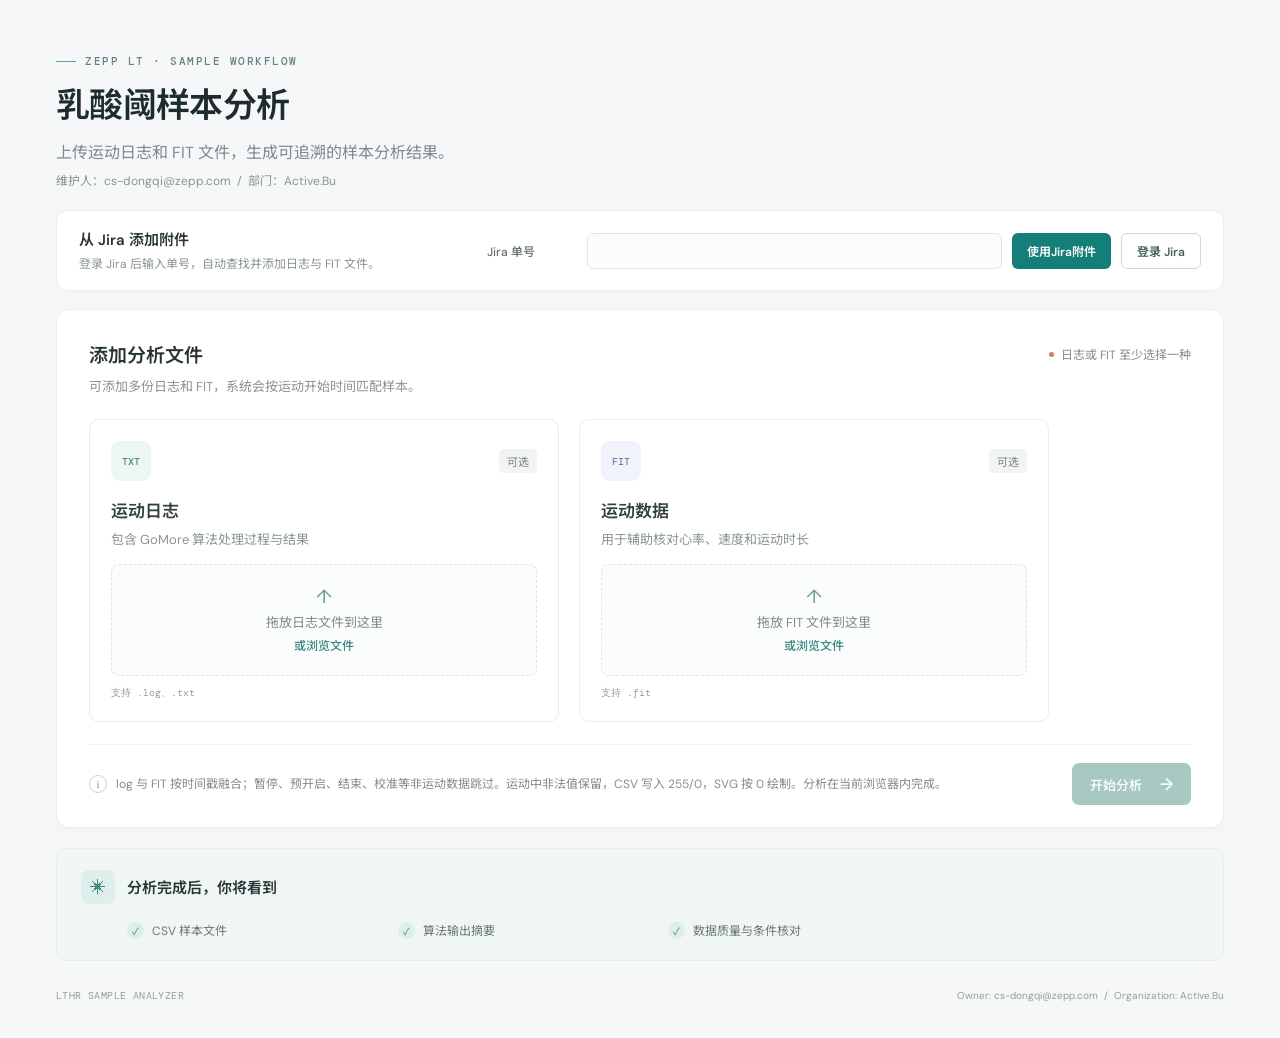
<file: index.html>
<!doctype html>
<html lang="zh-CN">
  <head>
    <meta charset="UTF-8" />
    <meta name="viewport" content="width=device-width, initial-scale=1.0" />
    <meta name="theme-color" content="#f5f7f8" />
    <title>ZEPP LT样本分析</title>
    <link rel="stylesheet" href="./lthr-jira-analyzer/web/style.css" />
  </head>
  <body>
    <div class="app-shell">
      <main class="main-content">
        <div class="page-wrap">
          <section class="intro">
            <div class="eyebrow"><span class="eyebrow-line"></span>ZEPP LT · SAMPLE WORKFLOW</div>
            <div class="intro-row">
              <div>
                <h1>乳酸阈样本分析</h1>
                <p class="intro-copy">上传运动日志和 FIT 文件，生成可追溯的样本分析结果。</p>
                <p class="maintainer-info">维护人：cs-dongqi@zepp.com&nbsp; / &nbsp;部门：Active.Bu</p>
              </div>
            </div>
          </section>

          <section class="jira-lookup-card" aria-labelledby="jira-lookup-title">
            <div class="jira-lookup-copy">
              <h2 id="jira-lookup-title">从 Jira 添加附件</h2>
              <p>登录 Jira 后输入单号，自动查找并添加日志与 FIT 文件。</p>
            </div>
            <div class="jira-lookup-controls">
              <form class="jira-lookup-form" id="jira-attachment-form">
                <label for="jira-issue-key">Jira 单号</label>
                <input id="jira-issue-key" name="issueKey" type="text" autocomplete="off" required />
                <button class="jira-lookup-button" id="jira-attachment-button" type="submit">使用Jira附件</button>
                <button class="jira-login-button" id="jira-login-open-button" type="button">登录 Jira</button>
              </form>
            </div>
            <p class="jira-lookup-status" id="jira-attachment-status" role="status" aria-live="polite"></p>
          </section>

          <dialog class="jira-login-dialog" id="jira-login-dialog" aria-labelledby="jira-login-title">
            <form class="jira-login-form" id="jira-login-form">
              <div class="jira-dialog-heading">
                <div><h2 id="jira-login-title">登录 Jira</h2><p>使用你的 Jira 账号登录以读取问题附件。</p></div>
                <button class="jira-dialog-close" id="jira-login-close-button" type="button" aria-label="关闭登录弹窗">×</button>
              </div>
              <label for="jira-server-url">服务器地址</label>
              <input id="jira-server-url" name="baseUrl" type="url" value="https://jira.huami.com/" autocomplete="url" required />
              <label for="jira-username">用户名</label>
              <input id="jira-username" name="username" type="text" autocomplete="username" required />
              <label for="jira-password">密码</label>
              <input id="jira-password" name="password" type="password" autocomplete="current-password" required />
              <label class="jira-remember-label" for="jira-remember-login"><input id="jira-remember-login" type="checkbox" />记住登录信息</label>
              <span class="jira-remember-note">仅记住服务器地址和用户名，密码不会保存</span>
              <p class="jira-login-status" id="jira-login-status" role="status" aria-live="polite"></p>
              <button class="jira-login-submit" id="jira-login-button" type="submit">登录</button>
            </form>
          </dialog>

          <section class="upload-panel">
            <div class="panel-heading">
              <div><h2>添加分析文件</h2><p>可添加多份日志和 FIT，系统会按运动开始时间匹配样本。</p></div>
              <span class="required-label"><i></i>日志或 FIT 至少选择一种</span>
            </div>

            <div class="upload-grid">
              <article class="upload-card">
                <div class="card-top"><div class="file-icon log-icon"><span>TXT</span></div><span class="file-state optional">可选</span></div>
                <h3>运动日志</h3>
                <p>包含 GoMore 算法处理过程与结果</p>
                <div class="drop-area" data-upload="log" role="button" tabindex="0" aria-label="选择或拖放日志文件">
                  <input class="file-input" type="file" accept=".log,.txt,text/plain" multiple hidden />
                  <span class="upload-glyph">↑</span><span>拖放日志文件到这里</span><b>或浏览文件</b>
                </div>
                <div class="selected-files" data-file-list="log" aria-live="polite"></div>
                <div class="format-hint">支持 .log、.txt</div>
              </article>

              <article class="upload-card">
                <div class="card-top"><div class="file-icon fit-icon"><span>FIT</span></div><span class="file-state optional">可选</span></div>
                <h3>运动数据</h3>
                <p>用于辅助核对心率、速度和运动时长</p>
                <div class="drop-area" data-upload="fit" role="button" tabindex="0" aria-label="选择或拖放 FIT 文件">
                  <input class="file-input" type="file" accept=".fit" multiple hidden />
                  <span class="upload-glyph">↑</span><span>拖放 FIT 文件到这里</span><b>或浏览文件</b>
                </div>
                <div class="selected-files" data-file-list="fit" aria-live="polite"></div>
                <div class="format-hint">支持 .fit</div>
              </article>

            </div>

            <div class="panel-footer">
              <div class="upload-tip"><span class="tip-icon">i</span><span class="upload-message" role="status">log 与 FIT 按时间戳融合；暂停、预开启、结束、校准等非运动数据跳过。运动中非法值保留，CSV 写入 255/0，SVG 按 0 绘制。分析在当前浏览器内完成。</span></div>
              <button class="primary-button" id="analyze-button" disabled>开始分析 <span>→</span></button>
            </div>
          </section>

          <section class="analysis-results" id="analysis-results" hidden aria-live="polite"></section>

          <section class="result-preview">
            <div class="preview-heading"><div class="preview-symbol">✳</div><div><h2>分析完成后，你将看到</h2></div></div>
            <div class="preview-items">
              <div class="preview-item"><span class="preview-check">✓</span><span>CSV 样本文件</span></div>
              <div class="preview-item"><span class="preview-check">✓</span><span>算法输出摘要</span></div>
              <div class="preview-item"><span class="preview-check">✓</span><span>数据质量与条件核对</span></div>
            </div>
          </section>

          <footer class="page-footer"><span>LTHR SAMPLE ANALYZER</span><span>Owner: cs-dongqi@zepp.com&nbsp; / &nbsp;Organization: Active.Bu</span></footer>
        </div>
      </main>
    </div>
    <script src="./lthr-jira-analyzer/web/parser-worker.js"></script>
    <script src="./lthr-jira-analyzer/web/app.js"></script>
  </body>
</html>
</file>
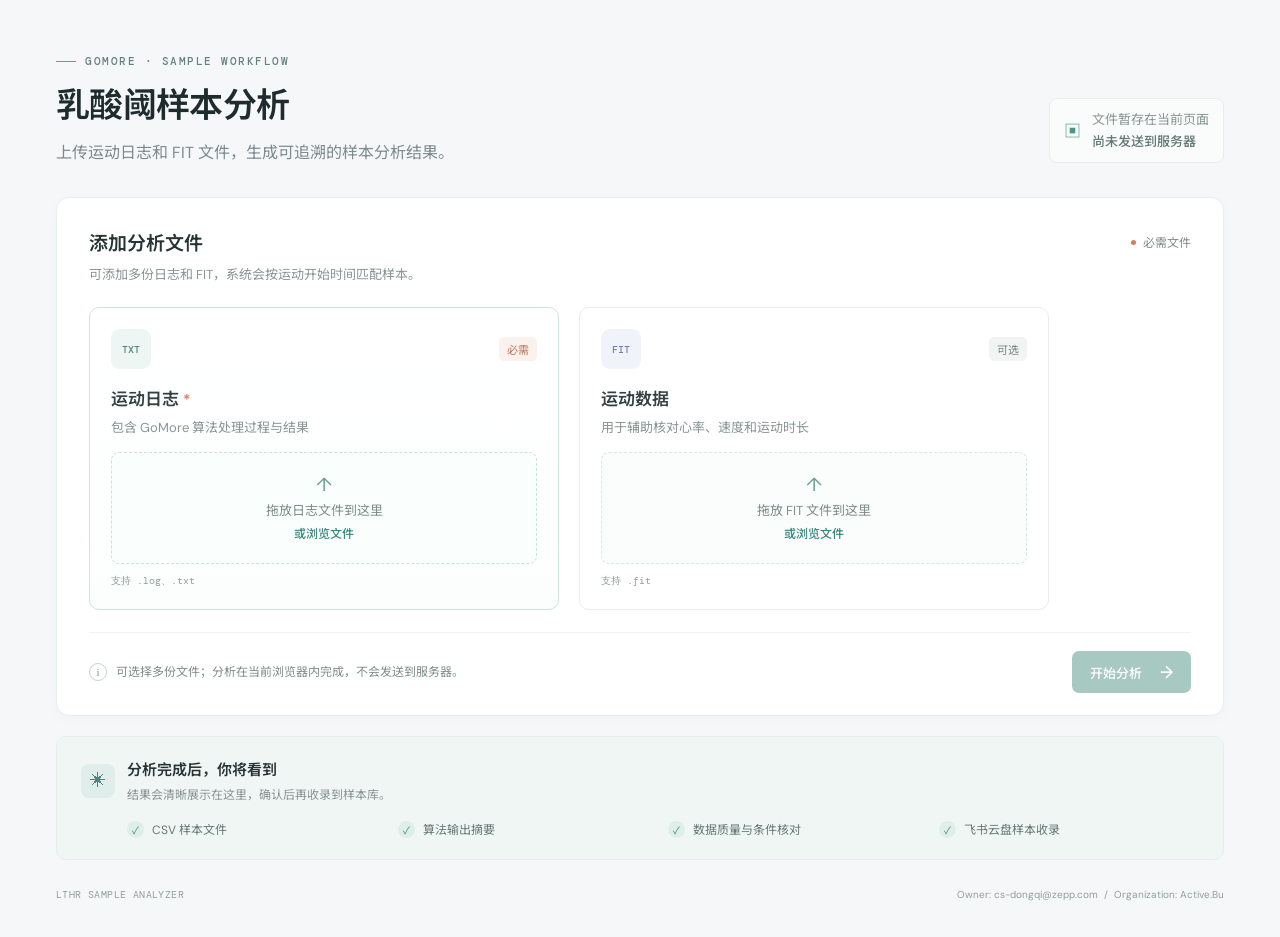
<file: lthr-jira-analyzer/web/index.html>
<!doctype html>
<html lang="zh-CN">
  <head>
    <meta charset="UTF-8" />
    <meta name="viewport" content="width=device-width, initial-scale=1.0" />
    <meta name="theme-color" content="#f5f7f8" />
    <title>LTHR 样本分析</title>
    <link rel="stylesheet" href="./style.css" />
  </head>
  <body>
    <div class="app-shell">
      <main class="main-content">
        <div class="page-wrap">
          <section class="intro">
            <div class="eyebrow"><span class="eyebrow-line"></span>GOMORE · SAMPLE WORKFLOW</div>
            <div class="intro-row">
              <div>
                <h1>乳酸阈样本分析</h1>
                <p class="intro-copy">上传运动日志和 FIT 文件，生成可追溯的样本分析结果。</p>
              </div>
              <div class="privacy-note"><span class="lock-icon">▣</span><span>文件暂存在当前页面<br /><b>尚未发送到服务器</b></span></div>
            </div>
          </section>

          <section class="upload-panel">
            <div class="panel-heading">
              <div><h2>添加分析文件</h2><p>可添加多份日志和 FIT，系统会按运动开始时间匹配样本。</p></div>
              <span class="required-label"><i></i>必需文件</span>
            </div>

            <div class="upload-grid">
              <article class="upload-card required-card">
                <div class="card-top"><div class="file-icon log-icon"><span>TXT</span></div><span class="file-state">必需</span></div>
                <h3>运动日志 <span class="asterisk">*</span></h3>
                <p>包含 GoMore 算法处理过程与结果</p>
                <div class="drop-area" data-upload="log" role="button" tabindex="0" aria-label="选择或拖放日志文件">
                  <input class="file-input" type="file" accept=".log,.txt,text/plain" multiple hidden />
                  <span class="upload-glyph">↑</span><span>拖放日志文件到这里</span><b>或浏览文件</b>
                </div>
                <div class="selected-files" data-file-list="log" aria-live="polite"></div>
                <div class="format-hint">支持 .log、.txt</div>
              </article>

              <article class="upload-card">
                <div class="card-top"><div class="file-icon fit-icon"><span>FIT</span></div><span class="file-state optional">可选</span></div>
                <h3>运动数据</h3>
                <p>用于辅助核对心率、速度和运动时长</p>
                <div class="drop-area" data-upload="fit" role="button" tabindex="0" aria-label="选择或拖放 FIT 文件">
                  <input class="file-input" type="file" accept=".fit" multiple hidden />
                  <span class="upload-glyph">↑</span><span>拖放 FIT 文件到这里</span><b>或浏览文件</b>
                </div>
                <div class="selected-files" data-file-list="fit" aria-live="polite"></div>
                <div class="format-hint">支持 .fit</div>
              </article>

            </div>

            <div class="panel-footer">
              <div class="upload-tip"><span class="tip-icon">i</span><span class="upload-message" role="status">可选择多份文件；分析在当前浏览器内完成，不会发送到服务器。</span></div>
              <button class="primary-button" id="analyze-button" disabled>开始分析 <span>→</span></button>
            </div>
          </section>

          <section class="analysis-results" id="analysis-results" hidden aria-live="polite"></section>

          <section class="result-preview">
            <div class="preview-heading"><div class="preview-symbol">✳</div><div><h2>分析完成后，你将看到</h2><p>结果会清晰展示在这里，确认后再收录到样本库。</p></div></div>
            <div class="preview-items">
              <div class="preview-item"><span class="preview-check">✓</span><span>CSV 样本文件</span></div>
              <div class="preview-item"><span class="preview-check">✓</span><span>算法输出摘要</span></div>
              <div class="preview-item"><span class="preview-check">✓</span><span>数据质量与条件核对</span></div>
              <div class="preview-item"><span class="preview-check">✓</span><span>飞书云盘样本收录</span></div>
            </div>
          </section>

          <footer class="page-footer"><span>LTHR SAMPLE ANALYZER</span><span>Owner: cs-dongqi@zepp.com&nbsp; / &nbsp;Organization: Active.Bu</span></footer>
        </div>
      </main>
    </div>
    <script src="./parser-worker.js"></script>
    <script src="./app.js"></script>
  </body>
</html>
</file>
<file: lthr-jira-analyzer/web/style.css>
@import url('https://fonts.googleapis.com/css2?family=DM+Mono:wght@400;500&family=DM+Sans:wght@400;500;600;700&family=Noto+Sans+SC:wght@400;500;600;700&display=swap');

:root{font-family:'DM Sans','Noto Sans SC',sans-serif;color:#202a2c;background:#f5f7f8;font-synthesis:none;text-rendering:optimizeLegibility;--ink:#202a2c;--muted:#7e8a8c;--teal:#147e78;--line:#e8edec;--paper:#fff;font-size:16px}
*{box-sizing:border-box}
body{margin:0;min-width:320px;min-height:100vh;background:#f5f7f8}
button,a{font:inherit}
.app-shell{min-height:100vh}
.sidebar{position:fixed;inset:0 auto 0 0;width:236px;background:#fff;border-right:1px solid #e9eeee;padding:27px 17px 18px;display:flex;flex-direction:column;z-index:2}
.brand{height:30px;display:flex;align-items:center;gap:10px;text-decoration:none;color:#203033;padding-left:9px}
.brand-mark{height:23px;width:23px;display:flex;align-items:flex-end;gap:3px;padding:3px;border-radius:7px;background:#e8f5f2}.brand-mark span{display:block;width:4px;border-radius:3px;background:#16877e}.brand-mark span:nth-child(1){height:8px}.brand-mark span:nth-child(2){height:14px}.brand-mark span:nth-child(3){height:10px}
.brand-name{font-size:14px;font-weight:700;letter-spacing:1.6px}.brand-name span{font-weight:500;color:#7b8988;margin-left:4px}
.workspace-label{font:500 10px 'DM Mono',monospace;letter-spacing:1.45px;color:#a5afae;margin:53px 10px 14px}
.main-nav{display:grid;gap:5px}.nav-item{height:42px;display:flex;align-items:center;gap:12px;padding:0 11px;text-decoration:none;color:#657171;font-size:13px;border-radius:7px;position:relative}.nav-item.active{color:#147e78;background:#edf7f5;font-weight:600}.nav-icon{width:18px;text-align:center;font-size:17px;color:#81908f}.active .nav-icon{color:#147e78}.pulse-icon{font-size:25px;transform:rotate(-18deg)}.nav-soon{font-size:9px;color:#9aa5a3;background:#f4f6f5;border-radius:4px;padding:3px 5px;margin-left:auto}
.sidebar-bottom{margin-top:auto}.help-card{padding:13px 11px;border:1px solid #edf0ef;border-radius:9px;display:flex;align-items:center;gap:9px;margin:0 1px 18px}.help-icon{width:22px;height:22px;border-radius:50%;display:grid;place-items:center;background:#eef6f4;color:#327c76;font-size:12px;font-weight:600}.help-card strong{font-size:11px;font-weight:600}.help-card p{font-size:10px;margin:4px 0 0;color:#98a2a1}.help-arrow{margin-left:auto;font-size:13px;color:#98a2a1;align-self:flex-start}.profile{border-top:1px solid #edf0ef;padding:16px 3px 0;display:flex;align-items:center;gap:9px}.avatar{height:30px;width:30px;border-radius:50%;display:grid;place-items:center;background:#dcece9;color:#34756e;font-size:10px;font-weight:700}.profile-copy{display:grid;gap:3px}.profile-copy strong{font-size:11px;font-weight:600}.profile-copy span{font-size:10px;color:#98a2a1}.profile-menu{margin-left:auto;color:#8d9898;letter-spacing:2px}
.main-content{min-height:100vh}.topbar{height:68px;background:rgba(255,255,255,.82);border-bottom:1px solid #e9eeee;padding:0 56px;display:flex;align-items:center;justify-content:space-between}.breadcrumb{display:flex;align-items:center;gap:12px;color:#899594;font-size:13px}.breadcrumb strong{font-weight:500;color:#4c5a5a}.crumb-sep{color:#c6cecc}.topbar-right{display:flex;align-items:center;gap:9px;color:#71807e;font-size:12px}.status-dot{width:7px;height:7px;border-radius:50%;background:#5baa85;box-shadow:0 0 0 4px #e8f4ed}.top-divider{height:20px;border-left:1px solid #e7eceb;margin:0 6px 0 12px}.icon-button{height:32px;width:32px;border:0;background:transparent;color:#71807e;font-size:19px;position:relative}.icon-button i{position:absolute;right:4px;top:4px;width:6px;height:6px;border-radius:50%;background:#e88862}
.page-wrap{max-width:1280px;margin:0 auto;padding:54px 56px 36px}.intro{margin-bottom:34px}.eyebrow{font:500 11px 'DM Mono',monospace;color:#66827e;letter-spacing:1.5px;display:flex;align-items:center;gap:9px}.eyebrow-line{width:20px;height:1px;background:#55a49a}.intro-row{display:flex;align-items:flex-end;justify-content:space-between;margin-top:16px}h1{font-size:34px;line-height:1.3;letter-spacing:-.7px;margin:0;font-weight:600;color:#1f2c2d}.intro-copy{font-size:16px;color:#7e8a8c;margin:11px 0 0}.privacy-note{display:flex;align-items:center;gap:11px;color:#899594;font-size:13px;line-height:1.65;padding:10px 14px;border:1px solid #e8eeec;border-radius:8px;background:#fafcfb}.privacy-note b{font-weight:500;color:#637976}.lock-icon{color:#4d9387;font-size:17px}
.upload-panel{background:#fff;border:1px solid #e9efed;border-radius:13px;padding:30px 32px 22px;box-shadow:0 3px 14px rgba(31,59,55,.025)}.panel-heading{display:flex;justify-content:space-between;align-items:flex-start;margin-bottom:24px}.panel-heading h2,.preview-heading h2{font-size:19px;margin:0;font-weight:600;color:#273435}.panel-heading p,.preview-heading p{font-size:13px;color:#899594;margin:8px 0 0}.required-label{display:flex;align-items:center;gap:7px;color:#818e8b;font-size:12px;padding-top:5px}.required-label i,.asterisk{color:#d17e61}.required-label i{width:5px;height:5px;background:#d17e61;border-radius:50%}
.upload-grid{display:grid;grid-template-columns:repeat(2,minmax(0,1fr));gap:20px;max-width:960px}.upload-card{border:1px solid #e9eeed;border-radius:10px;padding:21px;min-width:0}.required-card{border-color:#cfe3de;background:linear-gradient(180deg,#fff 0%,#fcfefd 100%)}.card-top{display:flex;justify-content:space-between;align-items:center}.file-icon{width:40px;height:40px;border-radius:9px;display:grid;place-items:center}.file-icon span{font:500 10px 'DM Mono',monospace;letter-spacing:-.3px}.log-icon{background:#edf6f3;color:#47877c}.fit-icon{background:#f1f3fb;color:#727eb1}.file-state{font-size:11px;color:#bb765e;background:#fcf2ed;padding:4px 8px;border-radius:5px}.file-state.optional{color:#788582;background:#f1f4f3}.upload-card h3{font-size:17px;font-weight:600;margin:16px 0 7px;color:#344142}.asterisk{color:#d17e61;font-size:15px}.upload-card>p{font-size:13px;color:#899594;white-space:nowrap;overflow:hidden;text-overflow:ellipsis;margin:0 0 16px}.drop-area{height:112px;border:1px dashed #dce5e2;border-radius:8px;background:#fbfcfc;display:flex;flex-direction:column;justify-content:center;align-items:center;gap:5px;color:#7f8c89;font-size:13px}.required-card .drop-area{border-color:#cde0db;background:#fafffd}.upload-glyph{font-size:19px;line-height:20px;color:#6d9f96}.drop-area b{font-size:12px;font-weight:500;color:#39877e}.format-hint{font:400 10px 'DM Mono',monospace;color:#929e9b;margin-top:10px}
.panel-footer{border-top:1px solid #f0f2f2;margin-top:22px;padding-top:18px;display:flex;justify-content:space-between;align-items:center}.upload-tip{display:flex;align-items:center;gap:9px;color:#818e8b;font-size:12px}.tip-icon{width:18px;height:18px;border:1px solid #c8d4d1;border-radius:50%;display:grid;place-items:center;font:500 11px Georgia;color:#82918e}.primary-button{height:42px;padding:0 18px;border:0;border-radius:7px;background:#a8c9c2;color:white;font-size:13px;font-weight:500;display:flex;align-items:center;gap:18px;cursor:default}.primary-button span{font-size:17px;line-height:1}
.drop-area{cursor:pointer;transition:border-color .15s ease,background .15s ease,box-shadow .15s ease}.drop-area:hover,.drop-area:focus-visible,.drop-area.dragging{outline:none;border-color:#58a397;background:#f2faf7;box-shadow:0 0 0 3px rgba(65,145,132,.08)}.selected-files:not(:empty){margin-top:11px}.selected-file{display:flex;align-items:center;justify-content:space-between;gap:12px;padding:10px 12px;border:1px solid #e6eeeb;border-radius:7px;background:#fbfdfc}.selected-file-details{display:flex;align-items:center;gap:10px;min-width:0}.selected-file-name{overflow:hidden;text-overflow:ellipsis;white-space:nowrap;color:#4d605d;font-size:12px}.selected-file-size{flex:none;color:#899594;font:10px 'DM Mono',monospace}.remove-file{flex:none;border:0;background:transparent;color:#9b7770;font-size:11px;cursor:pointer;padding:4px}.remove-file:hover{color:#bf604a}.upload-message{line-height:1.5}.primary-button:not(:disabled){background:#147e78;cursor:pointer}.primary-button:not(:disabled):hover{background:#116c67}
.analysis-results{margin-top:22px}.analysis-results[hidden]{display:none}.results-heading{margin:0 0 14px}.results-heading h2{margin:0;font-size:20px;color:#273435}.results-heading p{margin:7px 0 0;color:#7e8a8c;font-size:13px}.analysis-warning{margin:8px 0;padding:11px 14px;border:1px solid #f0d9c5;border-radius:7px;background:#fff9f3;color:#996a43;font-size:13px}.result-card{margin-top:13px;padding:19px 20px 15px;background:#fff;border:1px solid #e6edeb;border-radius:10px}.result-card-header{display:flex;align-items:center;justify-content:space-between;gap:16px}.result-card-header h3{margin:0;color:#273435;font-size:17px}.result-filename{margin:0;color:#40514e;font:13px 'DM Mono',monospace;overflow-wrap:anywhere}.download-button{flex:none;padding:10px 14px;border-radius:7px;background:#147e78;color:#fff;text-decoration:none;font-size:13px;font-weight:500}.download-button:hover{background:#116c67}.result-meta{margin-top:12px;color:#71807e;font-size:12px}.csv-table-wrap{margin-top:12px;overflow:auto;border:1px solid #e9eeed;border-radius:7px}.csv-table{border-collapse:collapse;min-width:1800px;width:100%;font:11px 'DM Mono',monospace;white-space:nowrap}.csv-table th,.csv-table td{padding:8px 10px;border-bottom:1px solid #edf1f0;text-align:left}.csv-table th{position:sticky;top:0;background:#f3f8f6;color:#51645f;font-weight:500}.csv-table td{color:#667572}.csv-table tbody tr:last-child td{border-bottom:0}.table-hint{margin:9px 0 0;color:#899594;font-size:11px}
.result-preview{margin-top:20px;padding:21px 24px;background:#f0f6f4;border:1px solid #e5efec;border-radius:10px}.preview-heading{display:flex;align-items:center;gap:12px}.preview-symbol{height:34px;width:34px;border-radius:8px;background:#dfeeea;color:#43897f;display:grid;place-items:center;font-size:16px}.preview-heading h2{font-size:15px}.preview-heading p{font-size:12px;margin-top:5px}.preview-items{display:grid;grid-template-columns:repeat(4,1fr);gap:10px;margin:17px 0 0 46px}.preview-item{display:flex;align-items:center;gap:8px;color:#687976;font-size:12px}.preview-check{width:17px;height:17px;border-radius:50%;background:#deeee9;color:#4d8c80;display:grid;place-items:center;font-size:10px}.page-footer{display:flex;justify-content:space-between;align-items:center;margin-top:28px;color:#929e9b;font:400 10px 'DM Mono',monospace;letter-spacing:.4px}.page-footer span:last-child{font-family:'DM Sans','Noto Sans SC',sans-serif;letter-spacing:0}
@media(min-width:1500px){.page-wrap{padding-top:64px}.upload-panel{padding:34px 36px 26px}.drop-area{height:126px}}
@media(max-width:1050px){.topbar{padding:0 32px}.page-wrap{padding:42px 32px 28px}.upload-panel{padding:25px 24px 19px}.upload-grid{gap:14px}.upload-card{padding:17px}.preview-items{grid-template-columns:repeat(2,1fr);row-gap:12px}}
@media(max-width:760px){.topbar{height:58px;padding:0 17px}.page-wrap{padding:32px 16px 22px}.intro-row{align-items:flex-start;gap:12px}.intro-copy{max-width:290px;line-height:1.6}.privacy-note{font-size:0;padding:8px}.privacy-note span:last-child{display:none}.upload-grid{grid-template-columns:1fr}.upload-card{padding:16px}.upload-card>p{white-space:normal}.drop-area{height:84px}.panel-footer{align-items:flex-start;gap:14px}.upload-tip{line-height:1.5;font-size:11px}.primary-button{flex-shrink:0}upload-panel{padding:21px 16px 17px}.preview-items{margin-left:0;grid-template-columns:1fr 1fr}.page-footer{gap:12px;line-height:1.5;font-size:9px}.page-footer span:last-child{text-align:right}}
.result-card-header h3{margin:0;color:#273435;font-size:17px}.sample-user-info{display:flex;flex-wrap:wrap;gap:10px 22px;margin-top:15px;color:#5d6d69;font-size:14px}.result-file-row{display:flex;align-items:center;justify-content:space-between;gap:16px;margin-top:16px;padding-top:14px;border-top:1px solid #edf1f0}.result-file-row .result-filename{font-size:13px}
.gomore-summary{display:grid;grid-template-columns:repeat(4,minmax(0,1fr));gap:12px;margin-top:16px;padding-top:14px;border-top:1px solid #edf1f0}.gomore-summary-item{display:flex;flex-direction:column;gap:5px;color:#788683;font-size:12px}.gomore-summary-item strong{color:#344744;font-size:15px;font-weight:600}@media(max-width:760px){.gomore-summary{grid-template-columns:repeat(2,minmax(0,1fr))}}
.gomore-summary-title{grid-column:1/-1;margin:0;color:#52635f;font-size:13px;font-weight:600}
.gomore-history{margin-top:14px;padding-top:13px;border-top:1px solid #edf1f0}.gomore-history .gomore-summary-title{display:block}.gomore-history-value{margin:7px 0 0;color:#5d6d69;font-size:13px}.gomore-history-value code{font-family:'DM Mono',monospace}
.gomore-history-values{display:grid;grid-template-columns:repeat(2,minmax(0,1fr));gap:12px;margin-top:9px}
.gomore-summary>.gomore-history{grid-column:1/-1;margin-top:2px;padding-top:12px}
.gomore-summary>.gomore-history{margin:4px 0 0;padding:12px 14px;background:#f4f8f6;border:0;border-left:3px solid #9bbeb4;border-radius:0 7px 7px 0}.gomore-history .gomore-summary-title{color:#647771;font-size:12px}.gomore-history-values{grid-template-columns:repeat(2,minmax(0,180px));gap:18px}.gomore-history .gomore-summary-item strong{font-size:14px}
.gomore-history-values{display:flex;flex-wrap:wrap;gap:12px 32px}.gomore-history .gomore-summary-item{min-width:max-content}.gomore-history .gomore-summary-item strong{white-space:nowrap}
.vo2max-history{margin-top:10px;padding-top:10px;border-top:1px dashed #d8e3df}.vo2max-history-values{display:grid;grid-template-columns:repeat(7,minmax(0,1fr));gap:6px;margin-top:8px}.vo2max-history-item{display:flex;flex-direction:column;gap:3px;padding:6px 7px;border-radius:5px;background:rgba(255,255,255,.7)}.vo2max-history-item span{color:#899692;font:10px 'DM Mono',monospace}.vo2max-history-item strong{color:#455853;font-size:12px;font-weight:600}@media(max-width:760px){.vo2max-history-values{grid-template-columns:repeat(4,minmax(0,1fr))}}
.estimate-card{margin-top:14px;padding:18px 20px;background:#f7faf9;border:1px solid #e1ebe7;border-radius:9px}.estimate-card h4{margin:0;color:#344744;font-size:15px;font-weight:600}.estimate-values{display:grid;grid-template-columns:repeat(3,minmax(0,1fr));gap:14px;margin-top:13px}.estimate-item{display:flex;flex-direction:column;gap:5px}.estimate-item span{color:#7c8985;font-size:12px}.estimate-item strong{color:#344744;font-size:16px;font-weight:600}.estimate-note{margin:12px 0 0;color:#89938f;font-size:11px;line-height:1.6}@media(max-width:760px){.estimate-card{padding:15px}.estimate-values{gap:8px}.estimate-item strong{font-size:14px}.estimate-item span{font-size:11px}}
.estimate-label-row{display:flex;align-items:center;gap:7px}.estimate-help-button{width:17px;height:17px;padding:0;border:1px solid #aabbb5;border-radius:50%;background:#fff;color:#60746e;font:600 11px/15px sans-serif;cursor:pointer}.estimate-help-button:hover,.estimate-help-button[aria-expanded="true"]{border-color:#438e82;background:#e9f4f1;color:#26786f}.estimate-help-text{margin:2px 0 0;padding:8px 9px;border-radius:6px;background:#fff;color:#65736f;font-size:11px;line-height:1.55}.estimate-help-text[hidden]{display:none}
.estimate-status{margin:8px 0 0;font-size:14px;font-weight:700}.estimate-status.meets{color:#21824f}.estimate-status.does-not-meet{color:#c34242}.estimate-status.undetermined{color:#87918d}.estimate-unmet{margin:8px 0 0;padding-left:20px;color:#bd4040;font-size:12px;line-height:1.7}
.maintainer-info{margin:9px 0 0;color:#899594;font-size:12px;line-height:1.5}
.jira-lookup-card{display:grid;grid-template-columns:minmax(190px,.7fr) minmax(0,1.3fr);align-items:center;gap:8px 24px;margin:-14px 0 18px;padding:17px 22px;background:#fff;border:1px solid #e9efed;border-radius:12px;box-shadow:0 3px 14px rgba(31,59,55,.025)}
.jira-lookup-copy h2{margin:0;color:#273435;font-size:15px;font-weight:600}.jira-lookup-copy p{margin:5px 0 0;color:#899594;font-size:12px;line-height:1.5}
.jira-lookup-controls{display:grid;gap:12px}.jira-login-form{display:grid;grid-template-columns:90px minmax(0,1fr);align-items:center;gap:8px 10px}.jira-login-form>label:not(.jira-remember-label){color:#62716e;font-size:12px;font-weight:500}.jira-login-form input:not([type=checkbox]),.jira-lookup-form input{height:36px;min-width:0;padding:0 10px;border:1px solid #dfe8e5;border-radius:6px;background:#fbfcfc;color:#273435;font:inherit;font-size:13px;outline:none}.jira-login-form input:focus,.jira-lookup-form input:focus{border-color:#71aaa0;box-shadow:0 0 0 3px rgba(20,126,120,.1)}.jira-remember-label{display:flex;align-items:center;gap:7px;color:#62716e;font-size:12px;cursor:pointer}.jira-remember-label input{margin:0}.jira-remember-note{grid-column:1/-1;color:#899594;font-size:11px}.jira-login-button,.jira-lookup-button{height:36px;padding:0 15px;border:1px solid #cddbd7;border-radius:6px;background:#fff;color:#42645c;font-size:12px;font-weight:600;white-space:nowrap;cursor:pointer}.jira-login-button{justify-self:start}.jira-login-button:hover{background:#f3f8f6}.jira-lookup-form{display:grid;grid-template-columns:90px minmax(0,1fr) auto;align-items:center;gap:8px 10px;padding-top:11px;border-top:1px solid #edf1ef}.jira-lookup-form label{color:#62716e;font-size:12px;font-weight:500}.jira-lookup-button{border:0;background:#147e78;color:#fff}.jira-lookup-button:hover{background:#0f6e69}.jira-login-button:disabled,.jira-lookup-button:disabled{opacity:.6;cursor:wait}.jira-lookup-status{grid-column:2;margin:0;color:#6e807b;font-size:11px;line-height:1.5}.jira-lookup-status:empty{display:none}
@media(max-width:760px){.jira-lookup-card{grid-template-columns:1fr;gap:12px;margin:-8px 0 15px;padding:15px}.jira-login-form{grid-template-columns:1fr;gap:6px}.jira-login-form>label:not(.jira-remember-label){margin-top:3px}.jira-login-button{width:100%}.jira-lookup-form{grid-template-columns:1fr;gap:7px}.jira-lookup-status{grid-column:1}}
.jira-auth-controls{display:flex;align-items:center;justify-content:flex-end;gap:12px}.jira-auth-state{font-size:12px;color:#899594}.jira-auth-state.authenticated{color:#21824f}.jira-login-dialog{width:min(440px,calc(100vw - 32px));max-width:none;padding:0;border:1px solid #e3ebe8;border-radius:14px;background:#fff;color:#273435;box-shadow:0 24px 80px rgba(24,48,44,.22)}.jira-login-dialog::backdrop{background:rgba(24,37,37,.42);backdrop-filter:blur(2px)}.jira-login-dialog .jira-login-form{display:grid;grid-template-columns:1fr;gap:8px;padding:26px}.jira-dialog-heading{display:flex;align-items:flex-start;justify-content:space-between;margin-bottom:8px}.jira-dialog-heading h2{margin:0;color:#273435;font-size:20px;font-weight:600}.jira-dialog-heading p{margin:7px 0 0;color:#899594;font-size:13px;line-height:1.5}.jira-dialog-close{width:30px;height:30px;margin:-5px -5px 0 12px;border:0;border-radius:7px;background:transparent;color:#7f8c89;font-size:24px;line-height:1;cursor:pointer}.jira-dialog-close:hover{background:#f2f6f5}.jira-login-dialog .jira-login-form>label:not(.jira-remember-label){margin-top:5px}.jira-login-dialog .jira-login-form input:not([type=checkbox]){width:100%;height:42px;font-size:14px}.jira-login-dialog .jira-remember-label{margin-top:7px}.jira-login-dialog .jira-remember-note{grid-column:1}.jira-login-status{min-height:20px;margin:3px 0 0;color:#b34242;font-size:12px;line-height:1.5}.jira-login-status:empty{min-height:0}.jira-login-submit{height:42px;margin-top:4px;border:0;border-radius:7px;background:#147e78;color:#fff;font-size:14px;font-weight:600;cursor:pointer}.jira-login-submit:hover{background:#0f6e69}.jira-login-submit:disabled{opacity:.6;cursor:wait}
.jira-lookup-form{grid-template-columns:90px minmax(0,1fr) auto auto;padding-top:0;border-top:0}@media(max-width:760px){.jira-lookup-form{grid-template-columns:1fr}}
</file>
